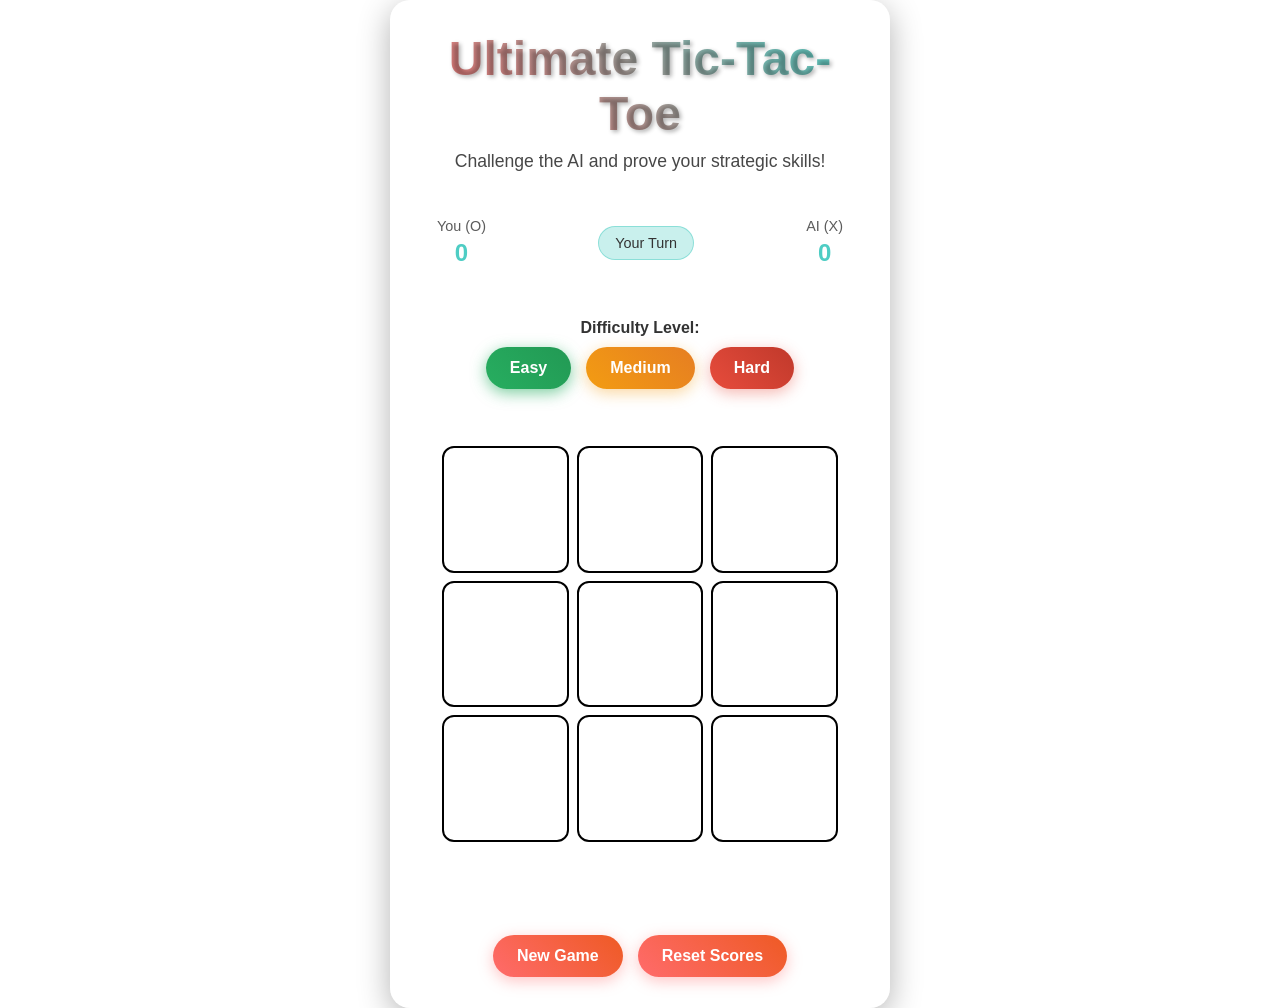
<file: index.html>
<!DOCTYPE html>
<html lang="en">
<head>
  <meta charset="UTF-8" />
  <meta name="viewport" content="width=device-width, initial-scale=1.0"/>
  <title>Ultimate Tic-Tac-Toe</title>
  <link rel="stylesheet" href="styles.css">
</head>
<body>
  <div class="particles" id="particles"></div>
  
  <div class="container">
    <h1>Ultimate Tic-Tac-Toe</h1>
    <p class="subtitle">Challenge the AI and prove your strategic skills!</p>
    
    <div class="game-info">
      <div class="player-info">
        <div class="player-label">You (O)</div>
        <div class="player-score" id="playerScore">0</div>
      </div>
      <div class="current-player" id="currentPlayer">Your Turn</div>
      <div class="player-info">
        <div class="player-label">AI (X)</div>
        <div class="player-score" id="aiScore">0</div>
      </div>
    </div>

    <div class="difficulty-selector">
      <div class="difficulty-label">Difficulty Level:</div>
      <div class="controls">
        <button class="difficulty-btn" onclick="setDifficulty('easy')">Easy</button>
        <button class="difficulty-btn" onclick="setDifficulty('medium')">Medium</button>
        <button class="difficulty-btn" onclick="setDifficulty('hard')">Hard</button>
      </div>
    </div>

    <div id="board"></div>
    
    <div id="message"></div>
    
    <div class="controls">
      <button onclick="resetGame()">New Game</button>
      <button onclick="resetScores()">Reset Scores</button>
    </div>
  </div>

  <script src="script.js"></script>
</body>
</html>
</file>
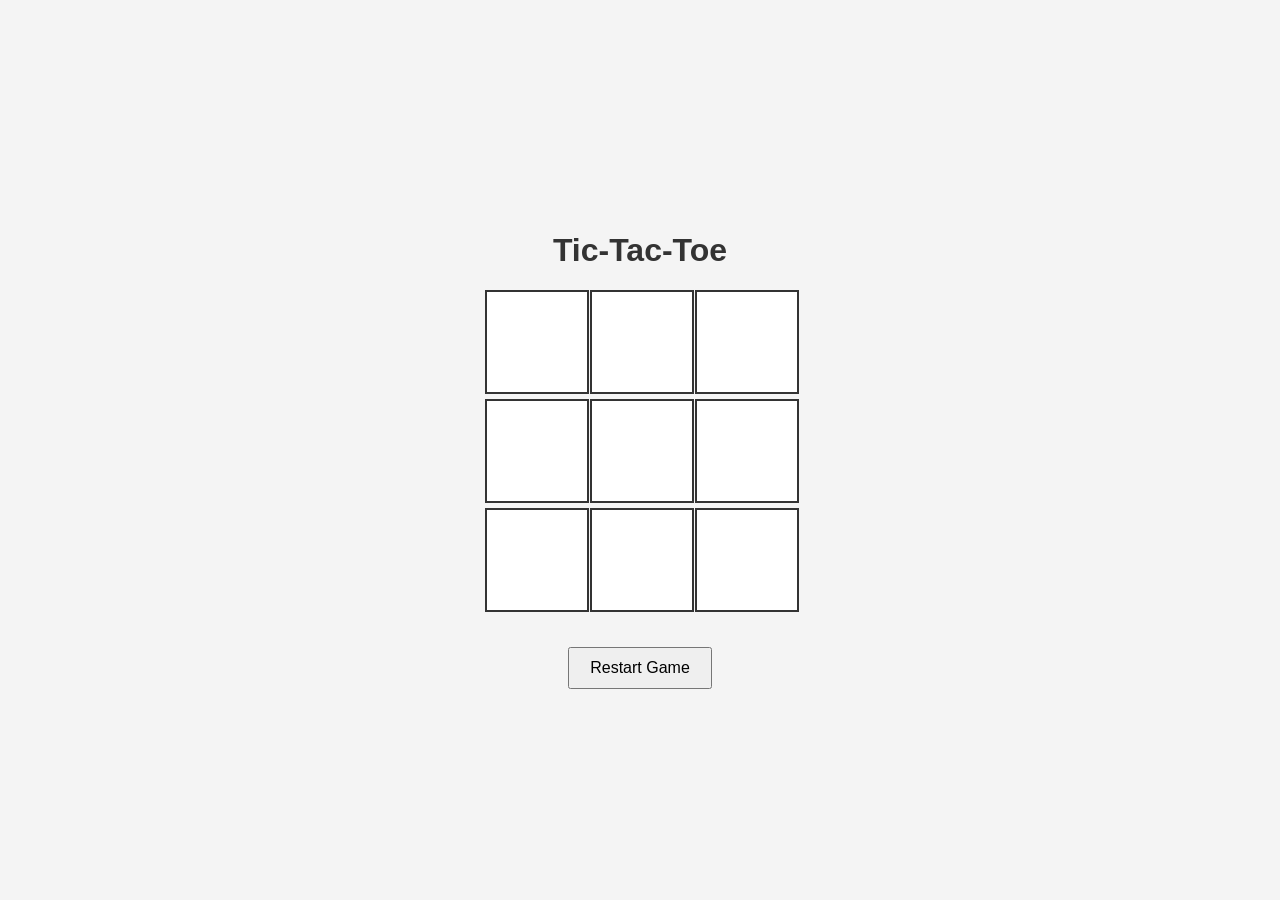
<file: tictactoe.html>
<!DOCTYPE html>
<html lang="en">
<head>
  <meta charset="UTF-8" />
  <meta name="viewport" content="width=device-width, initial-scale=1.0"/>
  <title>Tic-Tac-Toe Game</title>
  <style>
    body {
      font-family: Arial, sans-serif;
      background: #f4f4f4;
      display: flex;
      flex-direction: column;
      align-items: center;
      justify-content: center;
      height: 100vh;
      margin: 0;
    }

    h1 {
      color: #333;
    }

    #board {
      display: grid;
      grid-template-columns: repeat(3, 100px);
      grid-gap: 5px;
    }

    .cell {
      width: 100px;
      height: 100px;
      font-size: 2rem;
      text-align: center;
      vertical-align: middle;
      line-height: 100px;
      background: white;
      border: 2px solid #333;
      cursor: pointer;
    }

    .cell:hover {
      background: #e0e0e0;
    }

    #message {
      margin-top: 20px;
      font-size: 1.2rem;
    }

    button {
      margin-top: 15px;
      padding: 10px 20px;
      font-size: 1rem;
    }
  </style>
</head>
<body>

  <h1>Tic-Tac-Toe</h1>
  <div id="board"></div>
  <div id="message"></div>
  <button onclick="resetGame()">Restart Game</button>

  <script>
    const board = document.getElementById("board");
    const message = document.getElementById("message");

    let spaces = Array(9).fill(" ");
    const player = "O";
    const computer = "X";
    let gameOver = false;

    function drawBoard() {
      board.innerHTML = "";
      spaces.forEach((val, idx) => {
        const cell = document.createElement("div");
        cell.classList.add("cell");
        cell.textContent = val;
        cell.addEventListener("click", () => playerMove(idx));
        board.appendChild(cell);
      });
    }

    function playerMove(idx) {
      if (spaces[idx] === " " && !gameOver) {
        spaces[idx] = player;
        drawBoard();
        if (checkWinner(player)) {
          message.textContent = "You win! 🎉";
          gameOver = true;
        } else if (checkTie()) {
          message.textContent = "It's a tie! 🤝";
          gameOver = true;
        } else {
          setTimeout(computerMove, 500);
        }
      }
    }

    function computerMove() {
      let emptyIndices = spaces.map((val, i) => val === " " ? i : null).filter(i => i !== null);
      if (emptyIndices.length === 0) return;
      let randIndex = emptyIndices[Math.floor(Math.random() * emptyIndices.length)];
      spaces[randIndex] = computer;
      drawBoard();
      if (checkWinner(computer)) {
        message.textContent = "You lose! 😓";
        gameOver = true;
      } else if (checkTie()) {
        message.textContent = "It's a tie! 🤝";
        gameOver = true;
      }
    }

    function checkWinner(symbol) {
      const winPatterns = [
        [0,1,2],[3,4,5],[6,7,8], // rows
        [0,3,6],[1,4,7],[2,5,8], // columns
        [0,4,8],[2,4,6]          // diagonals
      ];
      return winPatterns.some(pattern => {
        return pattern.every(idx => spaces[idx] === symbol);
      });
    }

    function checkTie() {
      return spaces.every(cell => cell !== " ");
    }

    function resetGame() {
      spaces = Array(9).fill(" ");
      message.textContent = "";
      gameOver = false;
      drawBoard();
    }

    drawBoard();
  </script>

</body>
</html>
</file>
<file: styles.css>
* {
  margin: 0;
  padding: 0;
  box-sizing: border-box;
}

body {
  font-family: 'Segoe UI', Tahoma, Geneva, Verdana, sans-serif;
  background: white;
  min-height: 100vh;
  display: flex;
  flex-direction: column;
  align-items: center;
  justify-content: center;
  color: #333;
  overflow-x: hidden;
}

.container {
  text-align: center;
  background: rgba(255, 255, 255, 0.1);
  backdrop-filter: blur(10px);
  border-radius: 20px;
  padding: 30px;
  box-shadow: 0 8px 32px rgba(0, 0, 0, 0.3);
  border: 1px solid rgba(255, 255, 255, 0.2);
  max-width: 500px;
  width: 90%;
}

h1 {
  font-size: 3rem;
  margin-bottom: 10px;
  background: linear-gradient(45deg, #ff6b6b, #4ecdc4);
  -webkit-background-clip: text;
  -webkit-text-fill-color: transparent;
  background-clip: text;
  text-shadow: 2px 2px 4px rgba(0, 0, 0, 0.3);
}

.subtitle {
  font-size: 1.1rem;
  margin-bottom: 30px;
  opacity: 0.9;
  font-weight: 300;
}

.game-info {
  display: flex;
  justify-content: space-between;
  align-items: center;
  margin-bottom: 20px;
  background: rgba(255, 255, 255, 0.1);
  padding: 15px;
  border-radius: 15px;
  border: 1px solid rgba(255, 255, 255, 0.2);
}

.player-info {
  text-align: center;
}

.player-label {
  font-size: 0.9rem;
  opacity: 0.8;
  margin-bottom: 5px;
}

.player-score {
  font-size: 1.5rem;
  font-weight: bold;
  color: #4ecdc4;
}

.current-player {
  background: rgba(78, 205, 196, 0.3);
  padding: 8px 16px;
  border-radius: 20px;
  font-size: 0.9rem;
  border: 1px solid rgba(78, 205, 196, 0.5);
}

#board {
  display: grid;
  grid-template-columns: repeat(3, 1fr);
  gap: 8px;
  margin: 20px 0;
  background: rgba(255, 255, 255, 0.1);
  padding: 20px;
  border-radius: 15px;
  border: 1px solid rgba(255, 255, 255, 0.2);
}

.cell {
  aspect-ratio: 1;
  background: rgba(255, 255, 255, 0.1);
  border: 2px solid #000;
  border-radius: 12px;
  cursor: pointer;
  display: flex;
  align-items: center;
  justify-content: center;
  font-size: 3rem;
  font-weight: bold;
  transition: all 0.3s cubic-bezier(0.4, 0, 0.2, 1);
  position: relative;
  overflow: hidden;
}

.cell:hover {
  background: rgba(255, 255, 255, 0.2);
  border-color: #000;
  transform: translateY(-2px);
  box-shadow: 0 8px 25px rgba(0, 0, 0, 0.2);
}

.cell.x {
  color: #ff6b6b;
  animation: popIn 0.4s cubic-bezier(0.68, -0.55, 0.265, 1.55);
}

.cell.o {
  color: #4ecdc4;
  animation: popIn 0.4s cubic-bezier(0.68, -0.55, 0.265, 1.55);
}

.cell.winning {
  background: linear-gradient(45deg, #4ecdc4, #44a08d);
  border-color: #4ecdc4;
  animation: winnerPulse 1s ease-in-out infinite;
}

@keyframes popIn {
  0% {
    transform: scale(0) rotate(180deg);
    opacity: 0;
  }
  100% {
    transform: scale(1) rotate(0deg);
    opacity: 1;
  }
}

@keyframes winnerPulse {
  0%, 100% {
    transform: scale(1);
  }
  50% {
    transform: scale(1.05);
  }
}

#message {
  margin: 20px 0;
  font-size: 1.3rem;
  font-weight: 600;
  min-height: 2rem;
  padding: 15px;
  border-radius: 10px;
  background: rgba(255, 255, 255, 0.1);
  border: 1px solid rgba(255, 255, 255, 0.2);
}

.controls {
  display: flex;
  gap: 15px;
  justify-content: center;
  flex-wrap: wrap;
}

button {
  padding: 12px 24px;
  font-size: 1rem;
  font-weight: 600;
  border: none;
  border-radius: 25px;
  cursor: pointer;
  transition: all 0.3s ease;
  background: linear-gradient(45deg, #ff6b6b, #ee5a24);
  color: white;
  box-shadow: 0 4px 15px rgba(255, 107, 107, 0.4);
}

button:hover {
  transform: translateY(-2px);
  box-shadow: 0 6px 20px rgba(255, 107, 107, 0.6);
}

button:active {
  transform: translateY(0);
}

.difficulty-btn {
  background: linear-gradient(45deg, #4ecdc4, #44a08d);
  box-shadow: 0 4px 15px rgba(78, 205, 196, 0.4);
}

.difficulty-btn:hover {
  box-shadow: 0 6px 20px rgba(78, 205, 196, 0.6);
}

.difficulty-btn.active {
  background: linear-gradient(45deg, #2ecc71, #27ae60);
  box-shadow: 0 4px 15px rgba(46, 204, 113, 0.6);
}

/* Easy button - Green */
.difficulty-btn[onclick*="easy"] {
  background: linear-gradient(45deg, #2ecc71, #27ae60);
  box-shadow: 0 4px 15px rgba(46, 204, 113, 0.4);
}

.difficulty-btn[onclick*="easy"]:hover {
  box-shadow: 0 6px 20px rgba(46, 204, 113, 0.6);
}

.difficulty-btn[onclick*="easy"].active {
  background: linear-gradient(45deg, #27ae60, #229954);
  box-shadow: 0 4px 15px rgba(39, 174, 96, 0.6);
}

/* Medium button - Yellow */
.difficulty-btn[onclick*="medium"] {
  background: linear-gradient(45deg, #f39c12, #e67e22);
  box-shadow: 0 4px 15px rgba(243, 156, 18, 0.4);
}

.difficulty-btn[onclick*="medium"]:hover {
  box-shadow: 0 6px 20px rgba(243, 156, 18, 0.6);
}

.difficulty-btn[onclick*="medium"].active {
  background: linear-gradient(45deg, #e67e22, #d35400);
  box-shadow: 0 4px 15px rgba(230, 126, 34, 0.6);
}

/* Hard button - Red */
.difficulty-btn[onclick*="hard"] {
  background: linear-gradient(45deg, #e74c3c, #c0392b);
  box-shadow: 0 4px 15px rgba(231, 76, 60, 0.4);
}

.difficulty-btn[onclick*="hard"]:hover {
  box-shadow: 0 6px 20px rgba(231, 76, 60, 0.6);
}

.difficulty-btn[onclick*="hard"].active {
  background: linear-gradient(45deg, #c0392b, #a93226);
  box-shadow: 0 4px 15px rgba(192, 57, 43, 0.6);
}

.difficulty-selector {
  margin: 20px 0;
  padding: 15px;
  background: rgba(255, 255, 255, 0.1);
  border-radius: 15px;
  border: 1px solid rgba(255, 255, 255, 0.2);
}

.difficulty-label {
  margin-bottom: 10px;
  font-weight: 600;
}

.particles {
  position: fixed;
  top: 0;
  left: 0;
  width: 100%;
  height: 100%;
  pointer-events: none;
  z-index: -1;
}

.particle {
  position: absolute;
  background: rgba(255, 255, 255, 0.1);
  border-radius: 50%;
  animation: float 6s ease-in-out infinite;
}

@keyframes float {
  0%, 100% {
    transform: translateY(0px) rotate(0deg);
    opacity: 0;
  }
  50% {
    opacity: 1;
  }
}

@media (max-width: 600px) {
  .container {
    padding: 20px;
    margin: 20px;
  }
  
  h1 {
    font-size: 2.5rem;
  }
  
  .cell {
    font-size: 2.5rem;
  }
  
  .controls {
    flex-direction: column;
    align-items: center;
  }
}
</file>
